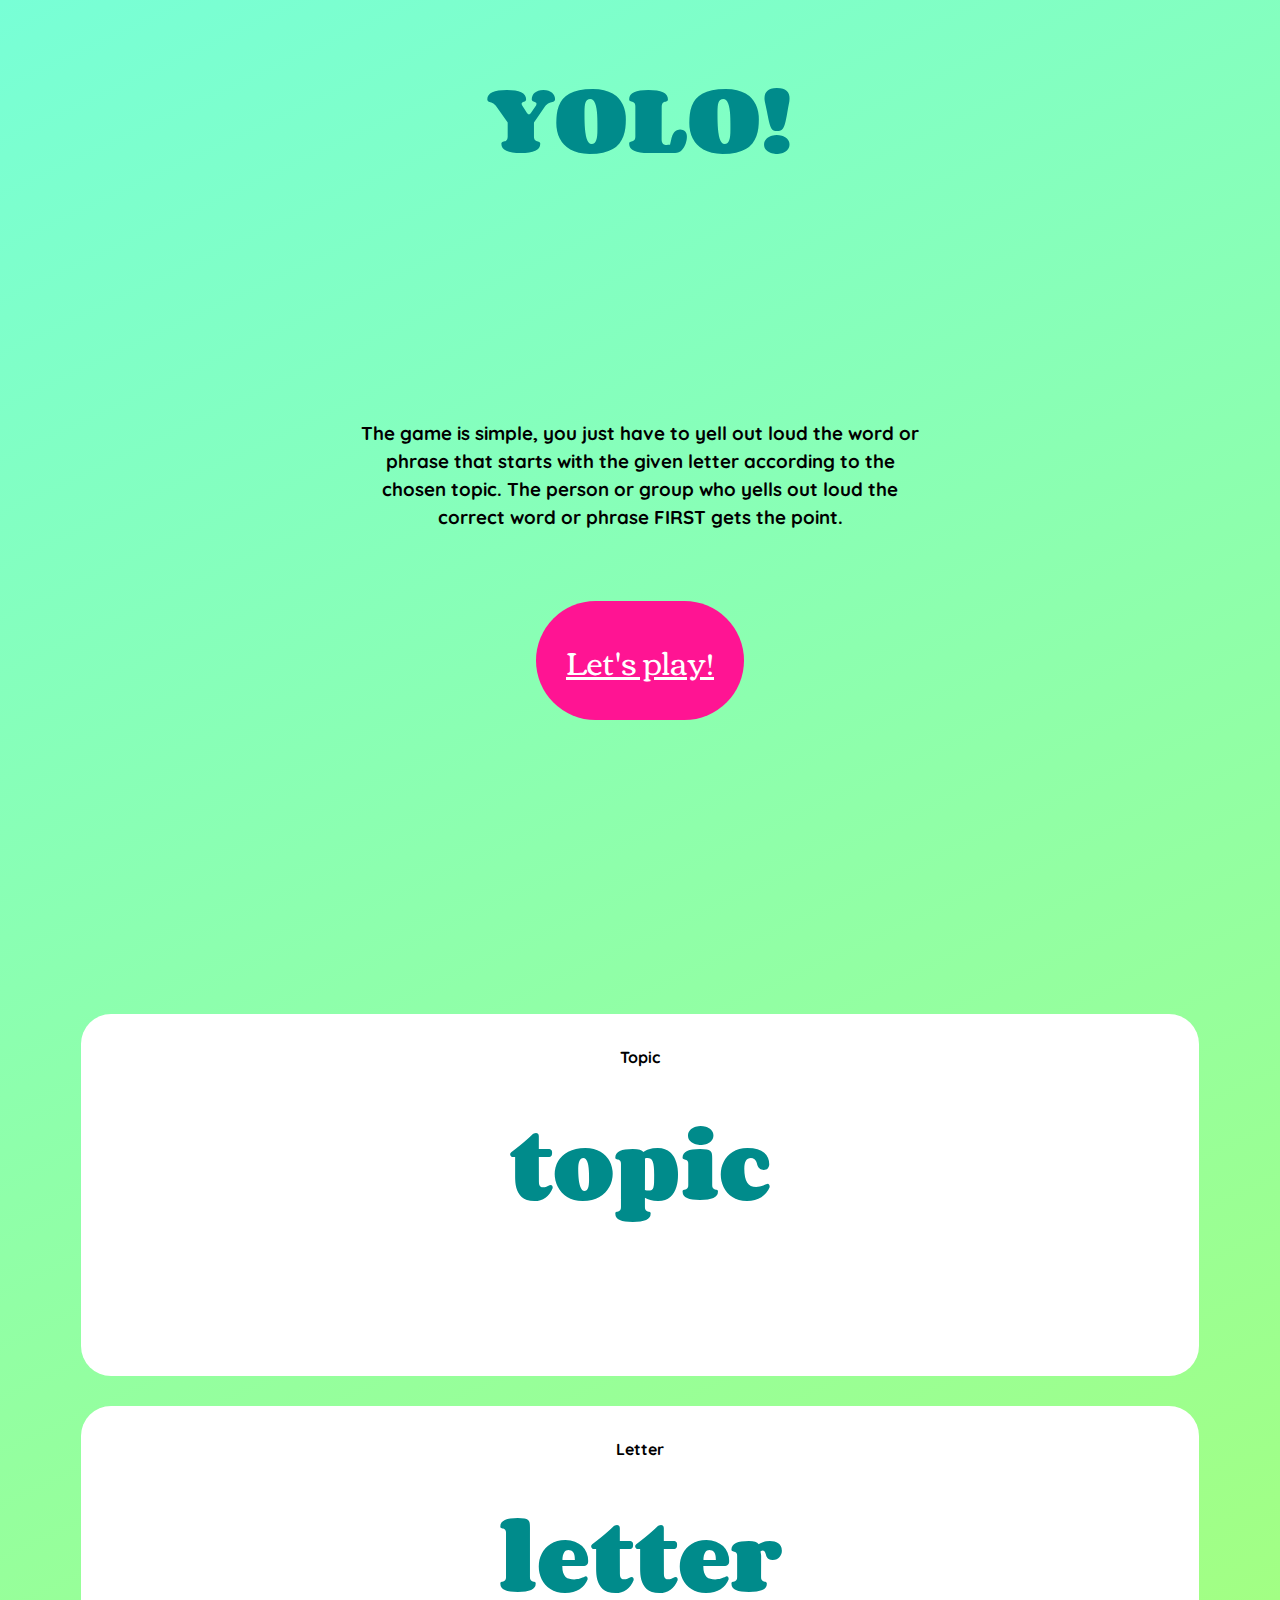
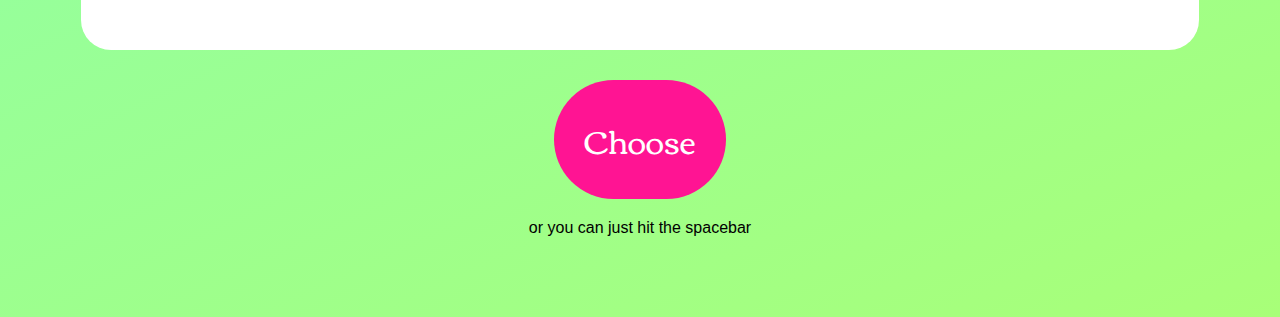
<file: index.html>
<html>
<head>
    <link rel="stylesheet" type="text/css" href="style.css">
    <meta name="viewport" content="width=device-width, initial-scale=1.0">
</head>
<body>
    <div class="container">
        <h1>
            YOLO!
        </h1>
        <h3>
            The game is simple, you just have to yell out loud the word or phrase that starts with the given letter according to the chosen topic. The person or group who yells out loud the correct word or phrase FIRST gets the point.
        </h3>
        <a id="linkToGame" href=#gameBox>
            Let's play!
        </a>
    </div>
    <div class="container" id="gameBox">
        <div class="box" id="topicBox">
            <h4>
            Topic
            </h4>
            <h2 id="topic">
                topic
            </h2>
        </div>
        <div class="box">
            <h4>
                Letter 
            </h4>
            <h2 id="letter">
                letter
            </h2>
        </div>
        
        <button id="button" onclick="chooseTopicAndLetter()">
            Choose
        </button>
        <br>
        <p id="spaceBarHit">
            or you can just hit the spacebar
        </p>
    </div>
    <script src="script.js">
        
    </script>
</body>
</html>
</file>
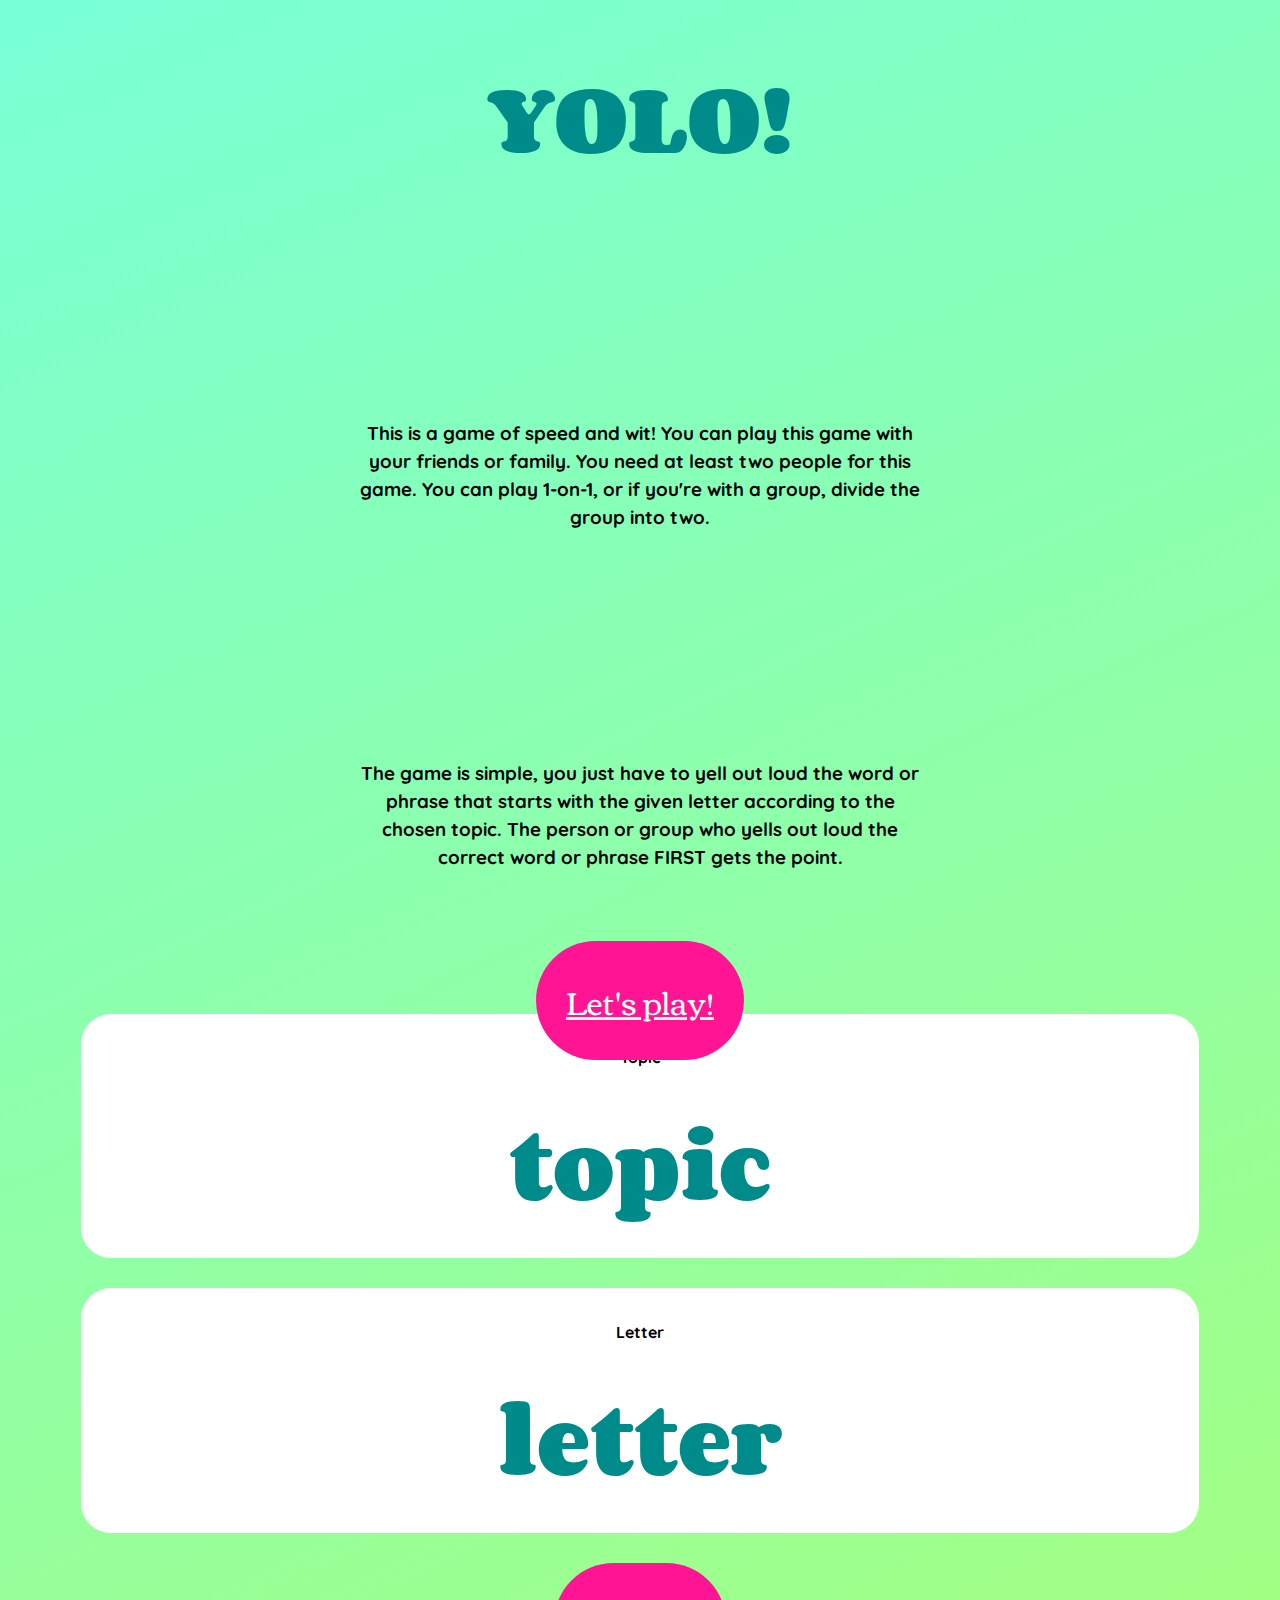
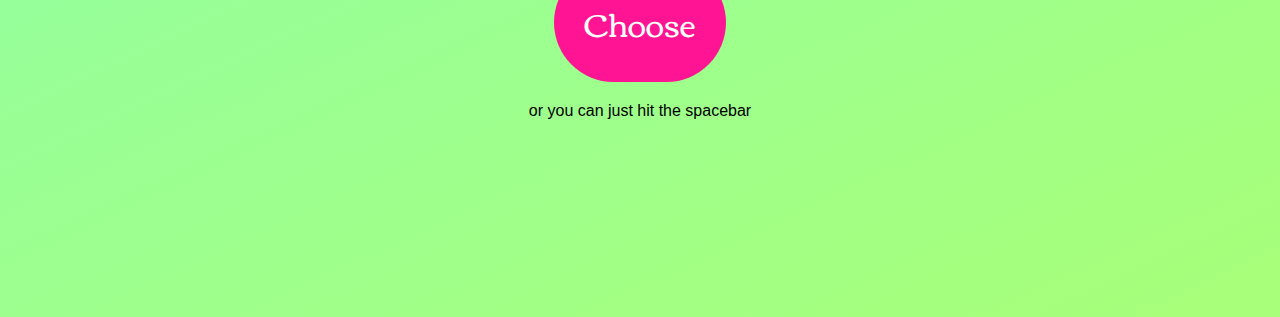
<file: letterGame.html>
<html>
<head>
    <link rel="stylesheet" type="text/css" href="style.css">
</head>
<body>
    <div class="container">
        <h2>
            YOLO!
        </h2>
        <h3>
            This is a game of speed and wit! You can play this game with your friends or family. You need at least two people for this game. You can play 1-on-1, or if you're with a group, divide the group into two. 
        </h3>
        <h3>
            The game is simple, you just have to yell out loud the word or phrase that starts with the given letter according to the chosen topic. The person or group who yells out loud the correct word or phrase FIRST gets the point.
        </h3>
        <a id="linkToGame" href=#gameBox>
            Let's play!
        </a>
    </div>
    <div class="container" id="gameBox">
        <div class="box">
            <h4>
            Topic
            </h4>
            <h2 id="topic">
                topic
            </h2>
        </div>
        <div class="box">
            <h4>
                Letter 
            </h4>
            <h2 id="letter">
                letter
            </h2>
        </div>
        
        <button id="button" onclick="chooseTopic()">
            Choose
        </button>
        <br>
        <p id="spaceBarHit">
            or you can just hit the spacebar
        </p>
    </div>
    <script src="script.js">
        
    </script>
</body>
</html>
</file>
<file: style.css>
@import url('https://fonts.googleapis.com/css2?family=Corben:wght@700&display=swap');
@import url('https://fonts.googleapis.com/css2?family=Quicksand&display=swap');


html {
  scroll-behavior: smooth;
}
body {
    font-family: sans-serif;
    background-image: linear-gradient(-25deg,#a8ff78,#78ffd6);
    text-align: center;
}

.container {
    height: 100vh;
    padding: 2% 5%;
}

.box {
    background-color: white;
    padding: 10px;
    margin: 30px 10px;  
    border-radius: 30px;
}

#topicBox {
  min-height: 38vh;
}

h1 {
    font-family: 'Corben', cursive;
    color: darkcyan;
    font-size: 5em;
    margin: 10px;
}

h2 {
    font-family: 'Corben', cursive;
    color: darkcyan;
    font-size: 5em;
    margin: 10px;
}

h3 {
    font-family: 'Quicksand', sans-serif;
    line-height: 1.5em;
    width: 50%;
    margin: 20% auto auto auto;
}

h4 {
    font-family: 'Quicksand', sans-serif;
    line-height: 1.5em;
}

#linkToGame {
    position:relative;
    top: 100px;
    padding: 30px;
    border-radius: 60px;
    color: white;
    background-color: deeppink;
    font-family: 'Corben', cursive;
    font-size: 2em;
    border-style: none;
}

button {
    padding: 30px;
    border-radius: 60px;
    color: white;
    background-color: deeppink;
    font-family: 'Corben', cursive;
    font-size: 2em;
    border-style: none;
}
#spaceBarHit {
    margin: 20px;
}



@media screen and (max-width: 600px){
h1 {
  font-size: 3em;
  }

h2 {
  font-size: 2em;
  hyphens: auto;
  word-wrap: break-word;
  }
  
  h3{
  font-size: 1em;  
    width: 100%;
}

  h4{
    font-size: 1em;
  }

  #spaceBarHit {
    display:none;
  }
  
  button {
    font-size: 1.5em;
  }

  #linkToGame {
    font-size: 1.5em;
    font-family: 'Corben', cursive;
  }
  #letter {
    font-size: 4.5em;
  }

}
</file>
